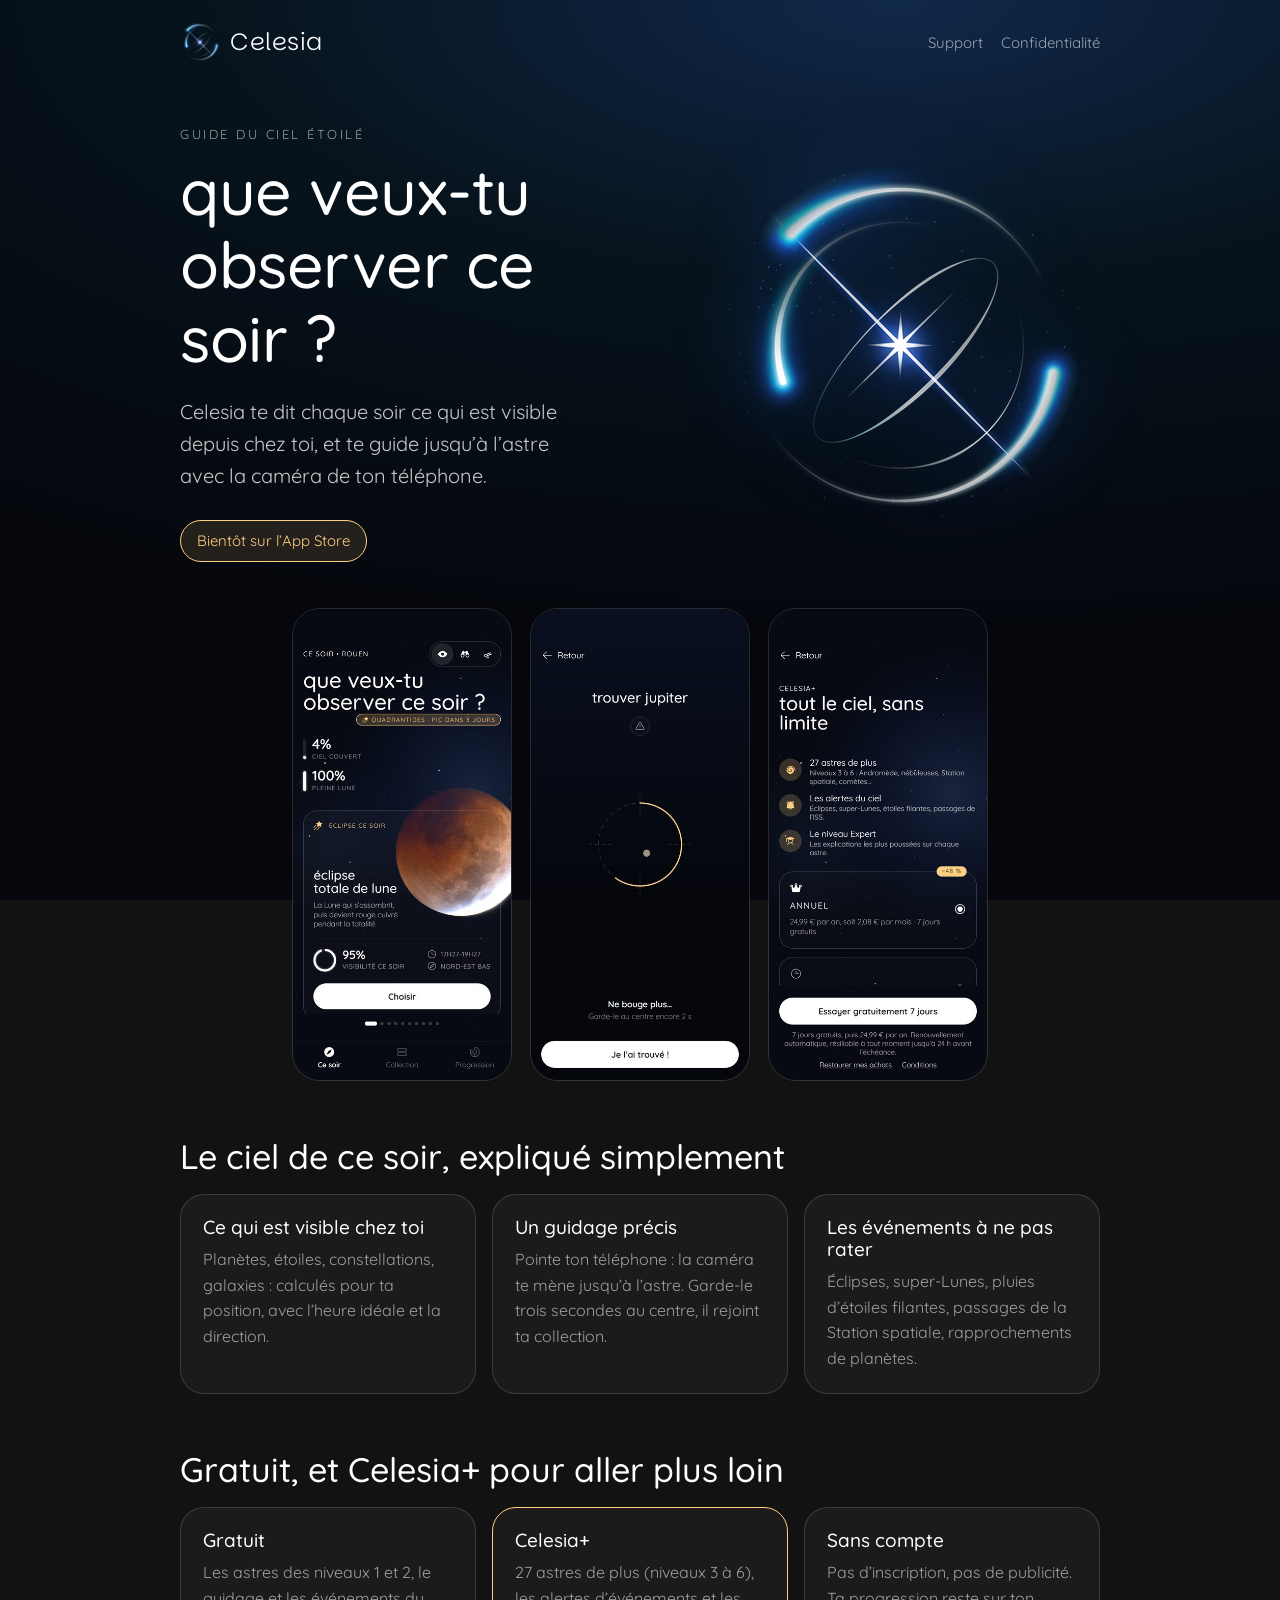
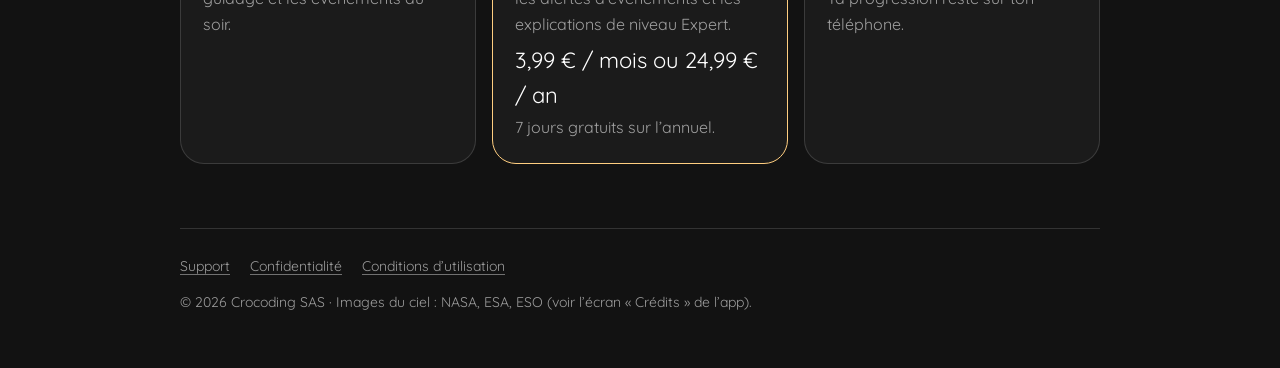
<file: index.html>
<!doctype html>
<html lang="fr">
<head>
  <meta charset="utf-8">
  <meta name="viewport" content="width=device-width, initial-scale=1">
  <title>Celesia : guide du ciel étoilé</title>
  <meta name="description" content="Celesia te dit chaque soir quoi observer dans le ciel depuis chez toi, et te guide jusqu’à l’astre avec la caméra de ton téléphone.">
  <meta property="og:title" content="Celesia : guide du ciel étoilé">
  <meta property="og:description" content="Chaque soir, quoi observer dans le ciel depuis chez toi, et comment le trouver.">
  <meta property="og:image" content="img/apple-touch-icon.png">
  <link rel="icon" href="img/favicon.png">
  <link rel="apple-touch-icon" href="img/apple-touch-icon.png">
  <link rel="preconnect" href="https://fonts.googleapis.com">
  <link rel="preconnect" href="https://fonts.gstatic.com" crossorigin>
  <link href="https://fonts.googleapis.com/css2?family=Parkinsans:wght@300&family=Quicksand:wght@400;500;600&display=swap" rel="stylesheet">
  <link rel="stylesheet" href="style.css">
</head>
<body>
  <div class="wrap">
    <header class="top">
      <a class="brand" href="./"><img src="img/logo.png" alt=""><span>Celesia</span></a>
      <nav><a href="support.html">Support</a><a href="confidentialite.html">Confidentialité</a></nav>
    </header>

    <section class="hero">
      <div>
        <p class="eyebrow">Guide du ciel étoilé</p>
        <h1>que veux-tu observer ce soir&nbsp;?</h1>
        <p class="lead">Celesia te dit chaque soir ce qui est visible depuis chez toi, et te guide jusqu’à l’astre avec la caméra de ton téléphone.</p>
        <span class="badge">Bientôt sur l’App Store</span>
      </div>
      <img class="logo" src="img/logo.png" alt="Logo de Celesia : une étoile au centre de trois orbites lumineuses">
    </section>

    <div class="screens">
      <img src="img/ecran-ce-soir.jpg" alt="Écran « Ce soir » : une éclipse totale de Lune mise en avant">
      <img src="img/ecran-guidage.jpg" alt="Guidage : le viseur se remplit quand l’astre est au centre">
      <img src="img/ecran-celesia-plus.jpg" alt="Écran de l’abonnement Celesia+">
    </div>

    <h2>Le ciel de ce soir, expliqué simplement</h2>
    <div class="features">
      <div class="card">
        <h3>Ce qui est visible chez toi</h3>
        <p>Planètes, étoiles, constellations, galaxies : calculés pour ta position, avec l’heure idéale et la direction.</p>
      </div>
      <div class="card">
        <h3>Un guidage précis</h3>
        <p>Pointe ton téléphone : la caméra te mène jusqu’à l’astre. Garde-le trois secondes au centre, il rejoint ta collection.</p>
      </div>
      <div class="card">
        <h3>Les événements à ne pas rater</h3>
        <p>Éclipses, super-Lunes, pluies d’étoiles filantes, passages de la Station spatiale, rapprochements de planètes.</p>
      </div>
    </div>

    <h2>Gratuit, et Celesia+ pour aller plus loin</h2>
    <div class="features">
      <div class="card">
        <h3>Gratuit</h3>
        <p>Les astres des niveaux 1 et 2, le guidage et les événements du soir.</p>
      </div>
      <div class="card plus">
        <h3>Celesia+</h3>
        <p>27 astres de plus (niveaux 3 à 6), les alertes d’événements et les explications de niveau Expert.</p>
        <p class="price">3,99 € / mois ou 24,99 € / an</p>
        <p>7 jours gratuits sur l’annuel.</p>
      </div>
      <div class="card">
        <h3>Sans compte</h3>
        <p>Pas d’inscription, pas de publicité. Ta progression reste sur ton téléphone.</p>
      </div>
    </div>

    <footer>
      <a href="support.html">Support</a>
      <a href="confidentialite.html">Confidentialité</a>
      <a href="https://www.apple.com/legal/internet-services/itunes/dev/stdeula/">Conditions d’utilisation</a>
      <p>© 2026 Crocoding SAS · Images du ciel : NASA, ESA, ESO (voir l’écran « Crédits » de l’app).</p>
    </footer>
  </div>
</body>
</html>
</file>
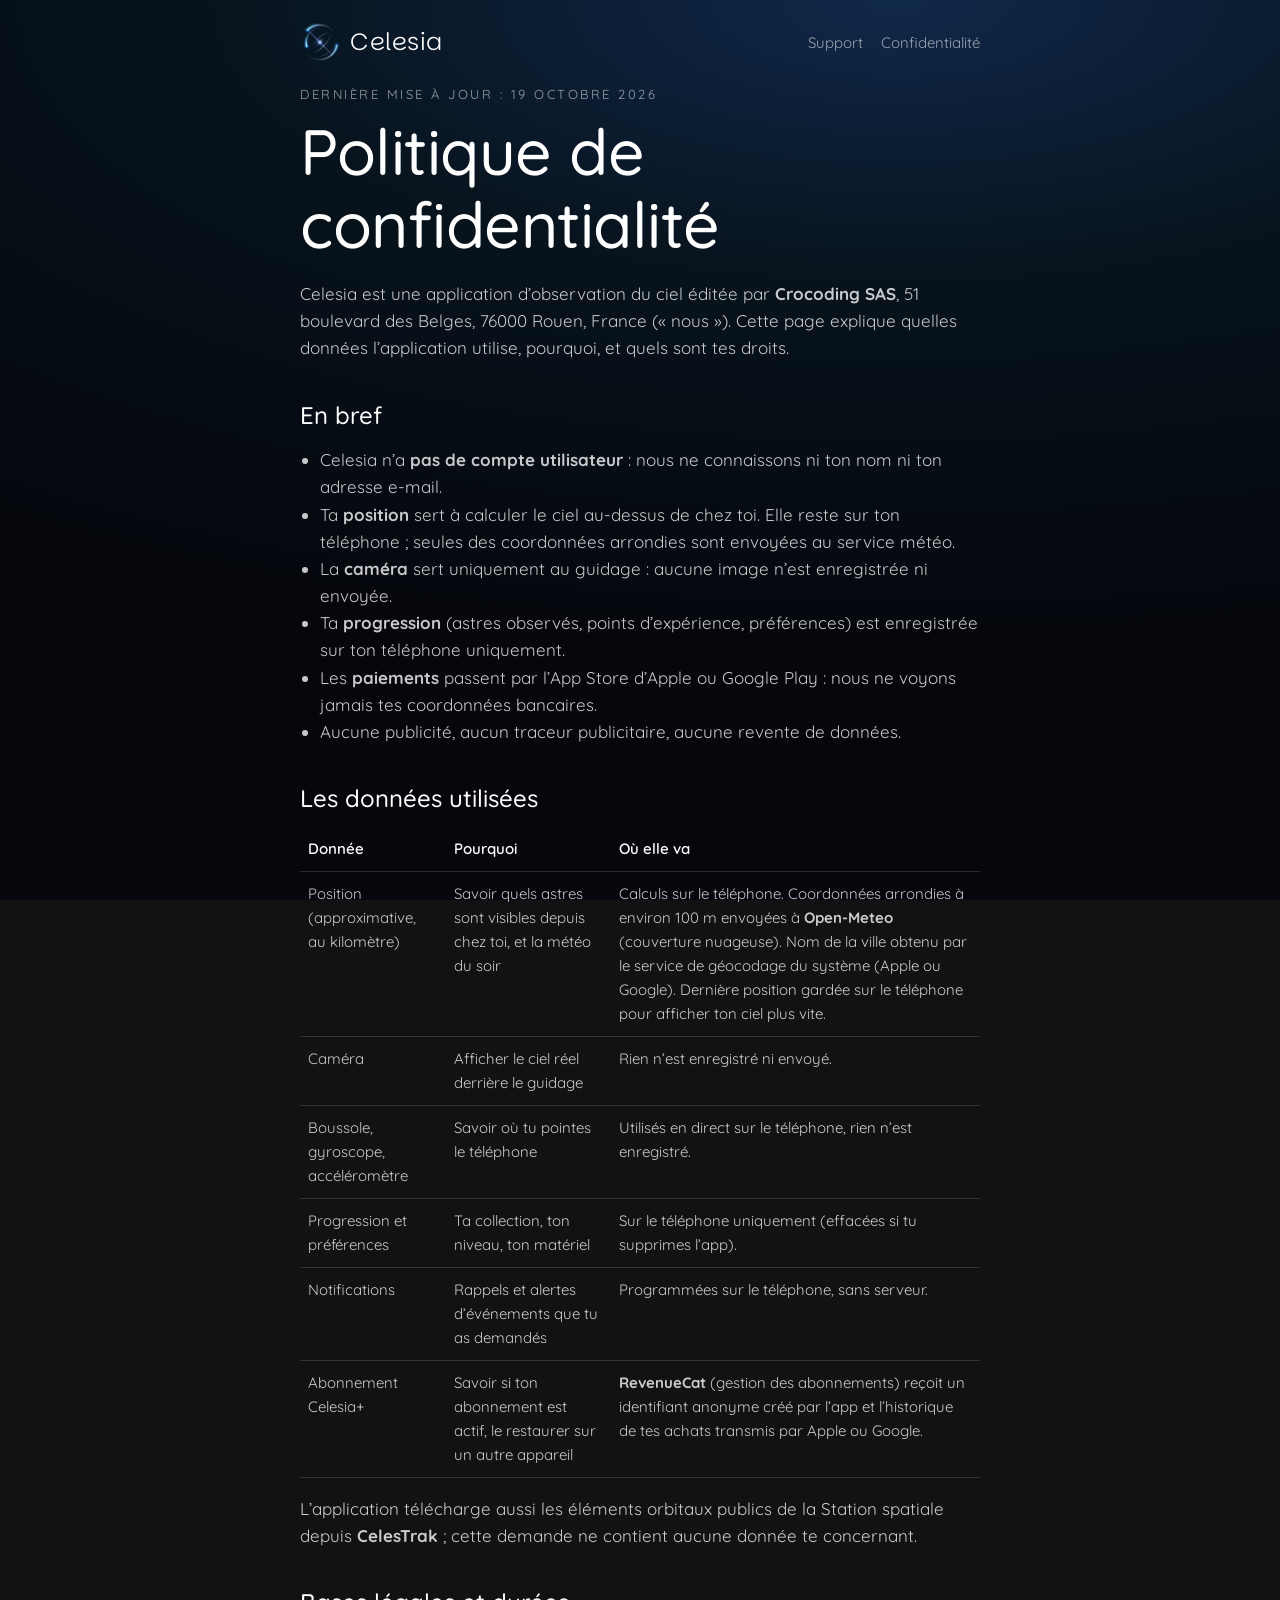
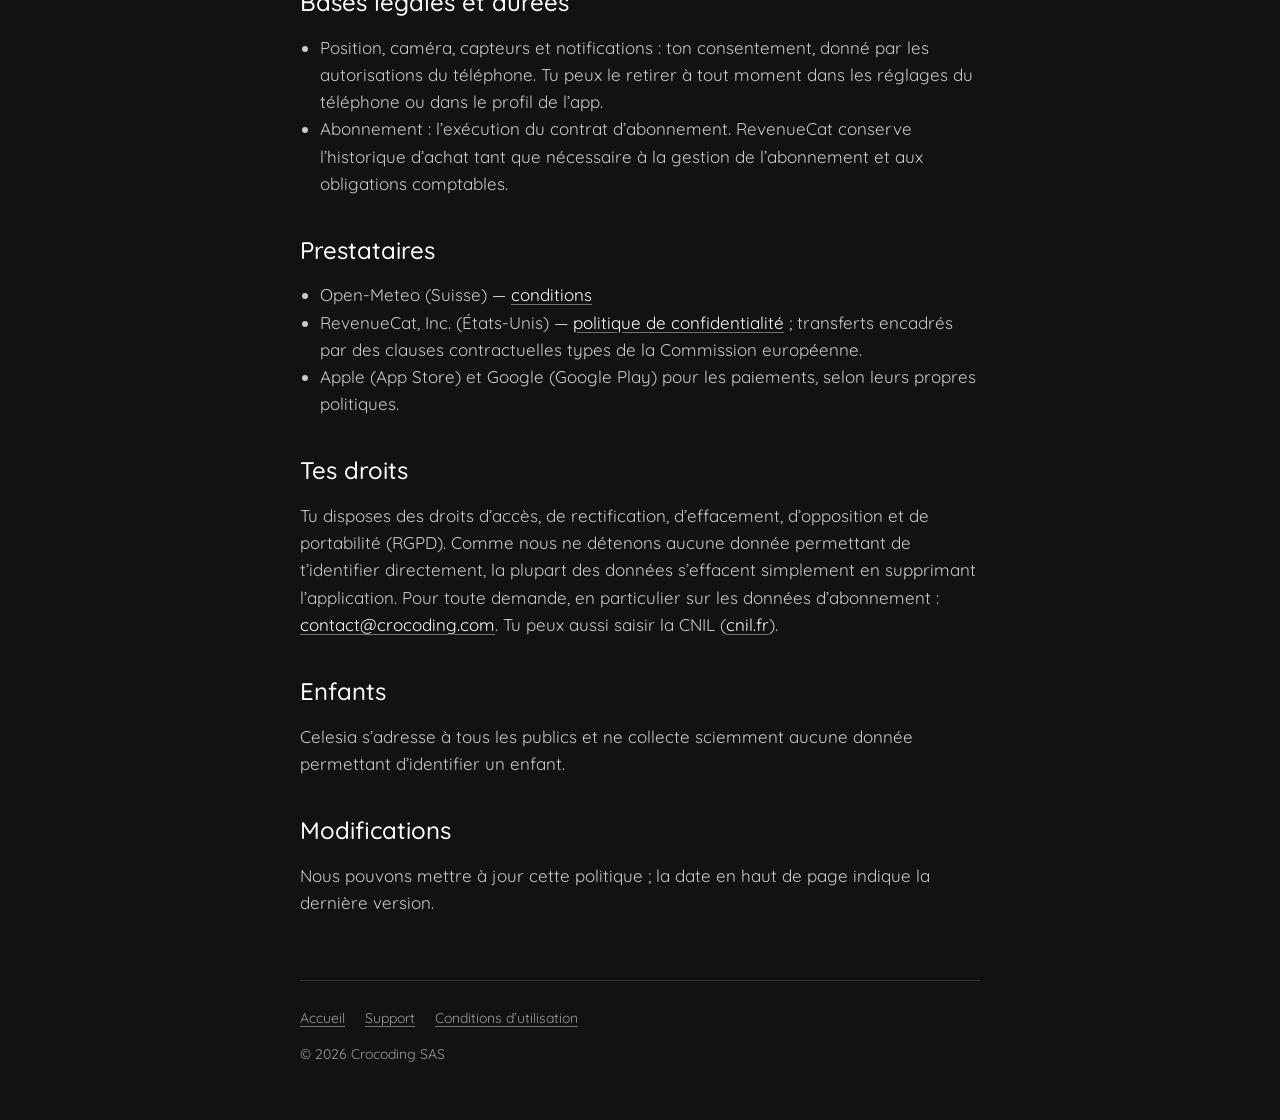
<file: confidentialite.html>
<!doctype html>
<html lang="fr">
<head>
  <meta charset="utf-8">
  <meta name="viewport" content="width=device-width, initial-scale=1">
  <title>Confidentialité · Celesia</title>
  <meta name="description" content="Politique de confidentialité de l’application Celesia : quelles données sont utilisées, pourquoi, et tes droits.">
  <link rel="icon" href="img/favicon.png">
  <link rel="preconnect" href="https://fonts.googleapis.com">
  <link rel="preconnect" href="https://fonts.gstatic.com" crossorigin>
  <link href="https://fonts.googleapis.com/css2?family=Parkinsans:wght@300&family=Quicksand:wght@400;500;600&display=swap" rel="stylesheet">
  <link rel="stylesheet" href="style.css">
</head>
<body>
  <div class="wrap narrow">
    <header class="top">
      <a class="brand" href="./"><img src="img/logo.png" alt=""><span>Celesia</span></a>
      <nav><a href="support.html">Support</a><a href="confidentialite.html">Confidentialité</a></nav>
    </header>

    <main class="legal">
      <p class="eyebrow">Dernière mise à jour : 19 octobre 2026</p>
      <h1>Politique de confidentialité</h1>
      <p>Celesia est une application d’observation du ciel éditée par <strong>Crocoding SAS</strong>, 51 boulevard des Belges, 76000 Rouen, France (« nous »). Cette page explique quelles données l’application utilise, pourquoi, et quels sont tes droits.</p>

      <h2>En bref</h2>
      <ul>
        <li>Celesia n’a <strong>pas de compte utilisateur</strong> : nous ne connaissons ni ton nom ni ton adresse e-mail.</li>
        <li>Ta <strong>position</strong> sert à calculer le ciel au-dessus de chez toi. Elle reste sur ton téléphone ; seules des coordonnées arrondies sont envoyées au service météo.</li>
        <li>La <strong>caméra</strong> sert uniquement au guidage : aucune image n’est enregistrée ni envoyée.</li>
        <li>Ta <strong>progression</strong> (astres observés, points d’expérience, préférences) est enregistrée sur ton téléphone uniquement.</li>
        <li>Les <strong>paiements</strong> passent par l’App Store d’Apple ou Google Play : nous ne voyons jamais tes coordonnées bancaires.</li>
        <li>Aucune publicité, aucun traceur publicitaire, aucune revente de données.</li>
      </ul>

      <h2>Les données utilisées</h2>
      <table>
        <tr><th>Donnée</th><th>Pourquoi</th><th>Où elle va</th></tr>
        <tr><td>Position (approximative, au kilomètre)</td><td>Savoir quels astres sont visibles depuis chez toi, et la météo du soir</td><td>Calculs sur le téléphone. Coordonnées arrondies à environ 100 m envoyées à <strong>Open-Meteo</strong> (couverture nuageuse). Nom de la ville obtenu par le service de géocodage du système (Apple ou Google). Dernière position gardée sur le téléphone pour afficher ton ciel plus vite.</td></tr>
        <tr><td>Caméra</td><td>Afficher le ciel réel derrière le guidage</td><td>Rien n’est enregistré ni envoyé.</td></tr>
        <tr><td>Boussole, gyroscope, accéléromètre</td><td>Savoir où tu pointes le téléphone</td><td>Utilisés en direct sur le téléphone, rien n’est enregistré.</td></tr>
        <tr><td>Progression et préférences</td><td>Ta collection, ton niveau, ton matériel</td><td>Sur le téléphone uniquement (effacées si tu supprimes l’app).</td></tr>
        <tr><td>Notifications</td><td>Rappels et alertes d’événements que tu as demandés</td><td>Programmées sur le téléphone, sans serveur.</td></tr>
        <tr><td>Abonnement Celesia+</td><td>Savoir si ton abonnement est actif, le restaurer sur un autre appareil</td><td><strong>RevenueCat</strong> (gestion des abonnements) reçoit un identifiant anonyme créé par l’app et l’historique de tes achats transmis par Apple ou Google.</td></tr>
      </table>
      <p>L’application télécharge aussi les éléments orbitaux publics de la Station spatiale depuis <strong>CelesTrak</strong> ; cette demande ne contient aucune donnée te concernant.</p>

      <h2>Bases légales et durées</h2>
      <ul>
        <li>Position, caméra, capteurs et notifications : ton consentement, donné par les autorisations du téléphone. Tu peux le retirer à tout moment dans les réglages du téléphone ou dans le profil de l’app.</li>
        <li>Abonnement : l’exécution du contrat d’abonnement. RevenueCat conserve l’historique d’achat tant que nécessaire à la gestion de l’abonnement et aux obligations comptables.</li>
      </ul>

      <h2>Prestataires</h2>
      <ul>
        <li>Open-Meteo (Suisse) — <a href="https://open-meteo.com/en/terms">conditions</a></li>
        <li>RevenueCat, Inc. (États-Unis) — <a href="https://www.revenuecat.com/privacy">politique de confidentialité</a> ; transferts encadrés par des clauses contractuelles types de la Commission européenne.</li>
        <li>Apple (App Store) et Google (Google Play) pour les paiements, selon leurs propres politiques.</li>
      </ul>

      <h2>Tes droits</h2>
      <p>Tu disposes des droits d’accès, de rectification, d’effacement, d’opposition et de portabilité (RGPD). Comme nous ne détenons aucune donnée permettant de t’identifier directement, la plupart des données s’effacent simplement en supprimant l’application. Pour toute demande, en particulier sur les données d’abonnement : <a href="mailto:contact@crocoding.com">contact@crocoding.com</a>. Tu peux aussi saisir la CNIL (<a href="https://www.cnil.fr">cnil.fr</a>).</p>

      <h2>Enfants</h2>
      <p>Celesia s’adresse à tous les publics et ne collecte sciemment aucune donnée permettant d’identifier un enfant.</p>

      <h2>Modifications</h2>
      <p>Nous pouvons mettre à jour cette politique ; la date en haut de page indique la dernière version.</p>
    </main>

    <footer>
      <a href="./">Accueil</a>
      <a href="support.html">Support</a>
      <a href="https://www.apple.com/legal/internet-services/itunes/dev/stdeula/">Conditions d’utilisation</a>
      <p>© 2026 Crocoding SAS</p>
    </footer>
  </div>
</body>
</html>
</file>
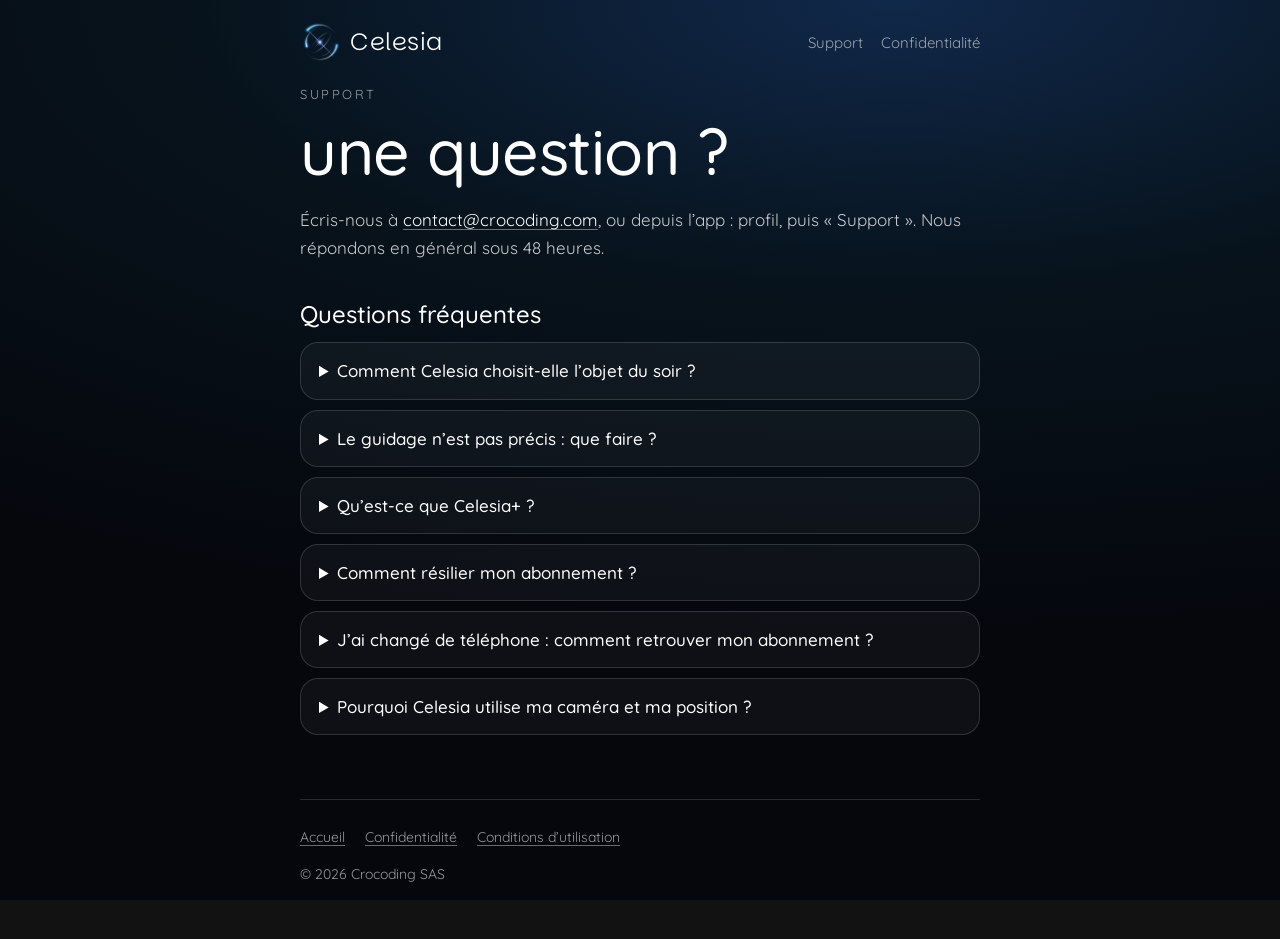
<file: support.html>
<!doctype html>
<html lang="fr">
<head>
  <meta charset="utf-8">
  <meta name="viewport" content="width=device-width, initial-scale=1">
  <title>Support · Celesia</title>
  <meta name="description" content="Aide et contact pour l’application Celesia.">
  <link rel="icon" href="img/favicon.png">
  <link rel="preconnect" href="https://fonts.googleapis.com">
  <link rel="preconnect" href="https://fonts.gstatic.com" crossorigin>
  <link href="https://fonts.googleapis.com/css2?family=Parkinsans:wght@300&family=Quicksand:wght@400;500;600&display=swap" rel="stylesheet">
  <link rel="stylesheet" href="style.css">
</head>
<body>
  <div class="wrap narrow">
    <header class="top">
      <a class="brand" href="./"><img src="img/logo.png" alt=""><span>Celesia</span></a>
      <nav><a href="support.html">Support</a><a href="confidentialite.html">Confidentialité</a></nav>
    </header>

    <main class="legal">
      <p class="eyebrow">Support</p>
      <h1>une question&nbsp;?</h1>
      <p>Écris-nous à <a href="mailto:contact@crocoding.com">contact@crocoding.com</a>, ou depuis l’app : profil, puis « Support ». Nous répondons en général sous 48 heures.</p>

      <h2>Questions fréquentes</h2>
      <details>
        <summary>Comment Celesia choisit-elle l’objet du soir&nbsp;?</summary>
        <p>Celesia sélectionne chaque soir des objets visibles depuis ta position, en fonction des conditions d’observation et de ton niveau d’expérience, pour te proposer des objets faciles à repérer et intéressants à observer.</p>
      </details>
      <details>
        <summary>Le guidage n’est pas précis : que faire&nbsp;?</summary>
        <p>Éloigne-toi des objets métalliques (voiture, rambarde, table en métal), puis fais un 8 avec le téléphone pour recalibrer la boussole. Vérifie aussi que la localisation est autorisée.</p>
      </details>
      <details>
        <summary>Qu’est-ce que Celesia+&nbsp;?</summary>
        <p>Celesia est gratuite pour les astres des niveaux 1 et 2, le guidage et les événements du soir. Celesia+ ouvre les astres des niveaux 3 à 6, les alertes d’événements et le niveau Expert des fiches, pour 3,99 € par mois ou 24,99 € par an, avec 7 jours gratuits sur l’annuel.</p>
      </details>
      <details>
        <summary>Comment résilier mon abonnement&nbsp;?</summary>
        <p>L’abonnement se renouvelle automatiquement. Tu peux le résilier à tout moment dans les réglages de ton compte App Store (Réglages › ton nom › Abonnements) ou Google Play, au plus tard 24 heures avant la date de renouvellement.</p>
      </details>
      <details>
        <summary>J’ai changé de téléphone : comment retrouver mon abonnement&nbsp;?</summary>
        <p>Ouvre l’écran Celesia+ depuis ton profil et touche « Restaurer mes achats », avec le même compte App Store ou Google Play que lors de l’achat.</p>
      </details>
      <details>
        <summary>Pourquoi Celesia utilise ma caméra et ma position&nbsp;?</summary>
        <p>La position sert à calculer le ciel visible depuis chez toi ; la caméra, uniquement au guidage. Aucune image n’est enregistrée ni envoyée. Détails dans la <a href="confidentialite.html">politique de confidentialité</a>.</p>
      </details>
    </main>

    <footer>
      <a href="./">Accueil</a>
      <a href="confidentialite.html">Confidentialité</a>
      <a href="https://www.apple.com/legal/internet-services/itunes/dev/stdeula/">Conditions d’utilisation</a>
      <p>© 2026 Crocoding SAS</p>
    </footer>
  </div>
</body>
</html>
</file>
<file: style.css>
:root {
  --bg: #05070d;
  --night: #07131c;
  --ink: #ffffff;
  --text: rgba(255, 255, 255, 0.78);
  --muted: rgba(255, 255, 255, 0.58);
  --stroke: rgba(255, 255, 255, 0.14);
  --card: rgba(255, 255, 255, 0.04);
  --gold: #ffce80;
}

* { box-sizing: border-box; }

html { color-scheme: dark; }

body {
  margin: 0;
  background: radial-gradient(120% 70% at 70% 0%, #10284a 0%, var(--night) 45%, var(--bg) 100%) fixed;
  color: var(--text);
  font: 400 17px/1.6 'Quicksand', system-ui, sans-serif;
  -webkit-font-smoothing: antialiased;
}

a { color: var(--ink); text-underline-offset: 3px; text-decoration-color: rgba(255, 255, 255, 0.4); }
a:hover { text-decoration-color: var(--gold); }

.wrap { max-width: 960px; margin: 0 auto; padding: 0 20px; }
.narrow { max-width: 720px; }

header.top {
  display: flex; align-items: center; justify-content: space-between;
  padding: 22px 0;
}
.brand { display: flex; align-items: center; gap: 10px; text-decoration: none; }
.brand img { width: 40px; height: 40px; }
.brand span { font-family: 'Parkinsans', 'Quicksand', sans-serif; font-weight: 300; font-size: 24px; color: var(--ink); letter-spacing: 0.5px; }
nav a { margin-left: 18px; color: var(--muted); text-decoration: none; font-size: 15px; }
nav a:hover { color: var(--ink); }

.eyebrow { text-transform: uppercase; letter-spacing: 2.5px; font-size: 13px; color: var(--muted); margin: 0 0 10px; }

h1, h2, h3 { color: var(--ink); font-weight: 500; line-height: 1.15; }
h1 { font-size: clamp(38px, 7vw, 64px); margin: 0 0 18px; letter-spacing: -0.5px; }
h2 { font-size: clamp(26px, 4vw, 34px); margin: 56px 0 14px; }
h3 { font-size: 19px; margin: 28px 0 8px; }

.hero { display: grid; grid-template-columns: 1.1fr 0.9fr; gap: 40px; align-items: center; padding: 40px 0 20px; }
.hero p.lead { font-size: 20px; color: var(--text); max-width: 34ch; }
.hero .logo { width: 100%; max-width: 360px; justify-self: center; filter: drop-shadow(0 0 40px rgba(44, 107, 255, 0.35)); }

.badge {
  display: inline-flex; align-items: center; gap: 10px;
  border: 1px solid var(--gold); background: rgba(255, 206, 128, 0.12);
  color: var(--gold); border-radius: 999px; padding: 8px 16px; font-size: 15px; margin-top: 8px;
}

.features { display: grid; grid-template-columns: repeat(3, 1fr); gap: 16px; margin-top: 18px; }
.card {
  border: 1px solid var(--stroke); background: var(--card); border-radius: 24px; padding: 22px;
}
.card h3 { margin-top: 0; }
.card p { margin: 0; color: var(--muted); font-size: 16px; }

.screens { display: flex; gap: 18px; justify-content: center; margin: 26px 0 6px; flex-wrap: wrap; }
.screens img { width: 220px; max-width: 30%; border-radius: 28px; border: 1px solid var(--stroke); }

.plus { border-color: var(--gold); }
.plus .price { color: var(--ink); font-size: 22px; margin: 6px 0 2px; }

.legal h2 { font-size: 24px; margin-top: 40px; }
.legal table { width: 100%; border-collapse: collapse; font-size: 15px; margin: 10px 0; }
.legal th, .legal td { text-align: left; vertical-align: top; padding: 10px 8px; border-bottom: 1px solid var(--stroke); }
.legal th { color: var(--ink); font-weight: 600; }
.legal ul { padding-left: 20px; }

details { border: 1px solid var(--stroke); border-radius: 18px; padding: 14px 18px; margin: 10px 0; background: var(--card); }
summary { cursor: pointer; color: var(--ink); font-weight: 500; }
details p { margin: 10px 0 0; color: var(--muted); }

footer { border-top: 1px solid var(--stroke); margin-top: 64px; padding: 26px 0 40px; font-size: 14px; color: var(--muted); }
footer a { color: var(--muted); margin-right: 16px; }

@media (max-width: 760px) {
  .hero { grid-template-columns: 1fr; padding-top: 10px; }
  .hero .logo { max-width: 220px; order: -1; }
  .features { grid-template-columns: 1fr; }
  .screens img { max-width: 45%; }
  nav a { margin-left: 12px; }
}
</file>
